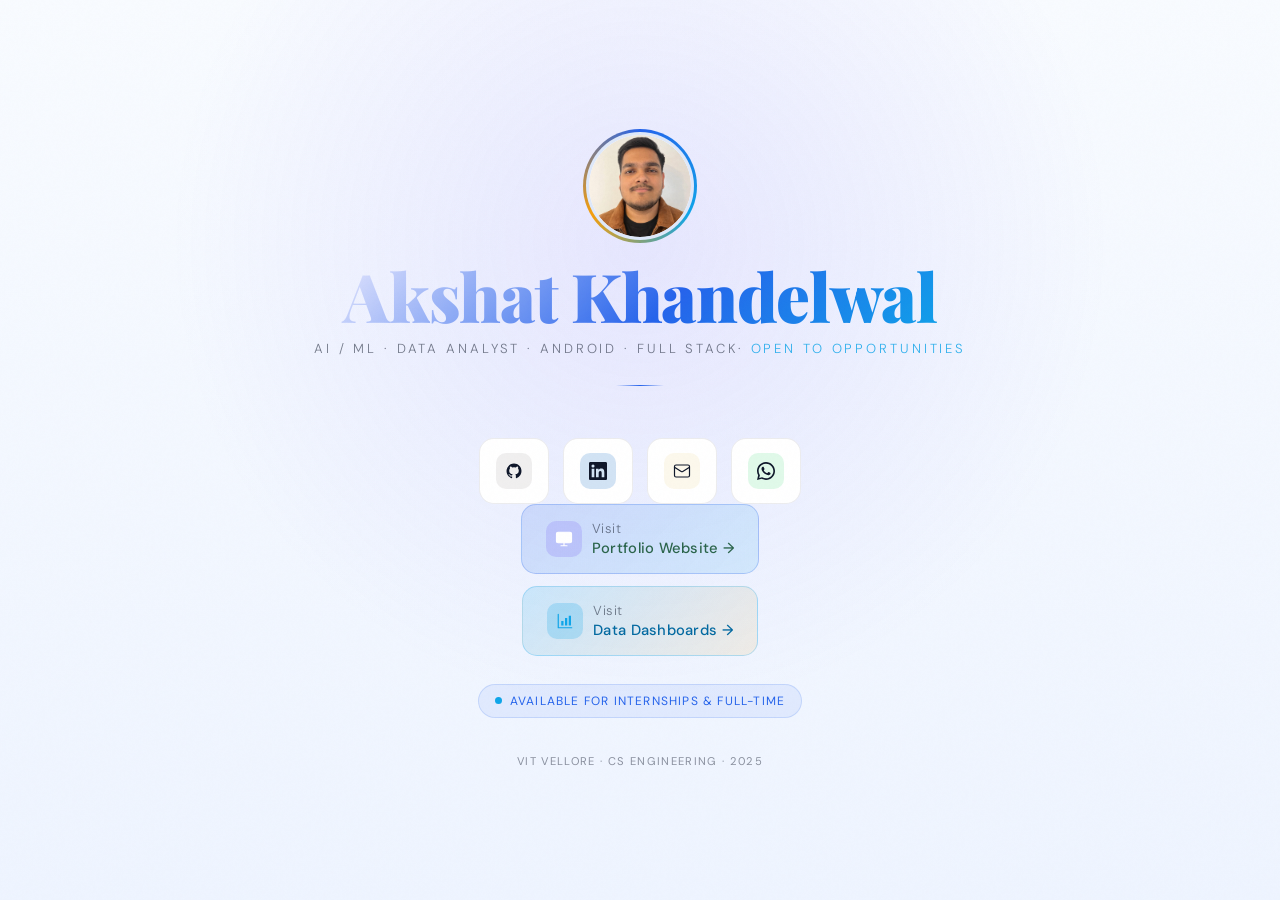
<file: index.html>
<!DOCTYPE html>
<html lang="en">
<head>
<meta charset="UTF-8" />
<meta name="viewport" content="width=device-width, initial-scale=1.0" />
<title>Akshat Khandelwal</title>
<link rel="preconnect" href="https://fonts.googleapis.com">
<link href="https://fonts.googleapis.com/css2?family=Playfair+Display:wght@400;700;900&family=DM+Sans:wght@300;400;500&display=swap" rel="stylesheet">
<style>
  *, *::before, *::after { box-sizing: border-box; margin: 0; padding: 0; }

  :root {
    --bg:      #f7f9ff;
    --surface: #ffffff;
    --border:  rgba(15,23,42,0.08);
    --text:    #0f172a;
    --muted:   rgba(15,23,42,0.55);
    --accent:  #2563eb;
    --aqua:    #0ea5e9;
    --gold:    #f59e0b;
    --r:       14px;
  }

  html, body {
    height: 100%;
    background: linear-gradient(180deg, #f8fbff 0%, #eef4ff 100%);
    color: var(--text);
    font-family: 'DM Sans', sans-serif;
    overflow-x: hidden;
  }

  /* ── Noise grain overlay ── */
  body::before {
    content: "";
    position: fixed;
    inset: 0;
    background-image: url("data:image/svg+xml,%3Csvg viewBox='0 0 256 256' xmlns='http://www.w3.org/2000/svg'%3E%3Cfilter id='n'%3E%3CfeTurbulence type='fractalNoise' baseFrequency='0.9' numOctaves='4' stitchTiles='stitch'/%3E%3C/filter%3E%3Crect width='100%25' height='100%25' filter='url(%23n)' opacity='0.03' fill='%230f172a'/%3E%3C/svg%3E");
    pointer-events: none;
    z-index: 1000;
    opacity: 0.55;
  }

  /* ── Ambient glow ── */
  body::after {
    content: "";
    position: fixed;
    top: -30vh; left: 50%;
    transform: translateX(-50%);
    width: 80vw; height: 80vw;
    background: radial-gradient(ellipse, rgba(124,106,247,0.13) 0%, transparent 65%);
    pointer-events: none;
    z-index: 0;
  }

  /* ── Layout ── */
  .page {
    position: relative;
    z-index: 1;
    min-height: 100vh;
    display: flex;
    flex-direction: column;
    align-items: center;
    justify-content: center;
    padding: 48px 24px;
    gap: 0;
  }

  /* ── Avatar ── */
  .avatar-ring {
    position: relative;
    width: 108px; height: 108px;
    flex-shrink: 0;
    animation: fadeUp 0.7s ease both;
  }
  .avatar-ring::before {
    content: "";
    position: absolute;
    inset: -3px;
    border-radius: 50%;
    background: conic-gradient(from 0deg, var(--accent), var(--aqua), var(--gold), var(--accent));
    animation: spin 8s linear infinite;
    z-index: 0;
  }
  .avatar-inner {
    position: relative;
    z-index: 1;
    width: 100%; height: 100%;
    border-radius: 50%;
    background: #f8fafc;
    border: 3px solid rgba(37,99,235,0.12);
    display: flex; align-items: center; justify-content: center;
    font-family: 'Playfair Display', serif;
    font-size: 2.8rem;
    font-weight: 900;
    color: var(--accent);
    letter-spacing: -0.02em;
    overflow: hidden;
  }
  .avatar-inner img {
    width: 100%;
    height: 100%;
    object-fit: cover;
    border-radius: 50%;
    display: block;
  }

  /* ── Name block ── */
  .name-block {
    text-align: center;
    margin-top: 22px;
    animation: fadeUp 0.7s 0.1s ease both;
  }
  .name {
    font-family: 'Playfair Display', serif;
    font-size: clamp(2.4rem, 7vw, 4.2rem);
    font-weight: 900;
    line-height: 1;
    letter-spacing: -0.02em;
    background: linear-gradient(135deg, #f0eeff 0%, var(--accent) 55%, var(--aqua) 100%);
    -webkit-background-clip: text;
    -webkit-text-fill-color: transparent;
    background-clip: text;
  }
  .tagline {
    margin-top: 10px;
    font-size: 0.82rem;
    font-weight: 300;
    letter-spacing: 0.22em;
    text-transform: uppercase;
    color: var(--muted);
  }
  .tagline span {
    color: var(--aqua);
    opacity: 0.85;
  }

  /* ── Divider ── */
  .divider {
    width: 48px; height: 1px;
    background: linear-gradient(90deg, transparent, var(--accent), transparent);
    margin: 28px 0;
    animation: fadeUp 0.7s 0.2s ease both;
  }

  /* ── Links grid ── */
  .links {
    display: flex;
    justify-content: center;
    align-items: center;
    flex-wrap: wrap;
    gap: 14px;
    width: auto;
    max-width: 100%;
    animation: fadeUp 0.7s 0.25s ease both;
    margin-top: 24px;
  }

  .card {
    display: inline-flex;
    align-items: center;
    justify-content: center;
    gap: 10px;
    padding: 14px 16px;
    min-width: 52px;
    min-height: 52px;
    border-radius: 15px;
    background: var(--surface);
    border: 1px solid var(--border);
    text-decoration: none;
    color: var(--text);
    font-size: 0.875rem;
    font-weight: 500;
    letter-spacing: 0.02em;
    cursor: pointer;
    transition: background 0.22s, border-color 0.22s, transform 0.18s, box-shadow 0.22s;
    position: relative;
    overflow: hidden;
    -webkit-tap-highlight-color: transparent;
  }
  .card::before {
    content: "";
    position: absolute;
    inset: 0;
    opacity: 0;
    transition: opacity 0.22s;
    border-radius: inherit;
  }
  .card:hover {
    transform: translateY(-2px);
    border-color: rgba(37,99,235,0.22);
    box-shadow: 0 12px 32px rgba(0,0,0,0.4);
  }
  .card:active { transform: translateY(0); }

  /* Card accent colours via CSS custom props */
  .card:hover::before { opacity: 1; }

  .card.portfolio {
    width: auto;
    min-width: auto;
    padding: 15px 24px;
    background: linear-gradient(135deg, rgba(37,99,235,0.16), rgba(14,165,233,0.12));
    border-color: rgba(37,99,235,0.25);
  }
  .card.portfolio:hover {
    background: linear-gradient(135deg, rgba(37,99,235,0.24), rgba(14,165,233,0.18));
    border-color: rgba(37,99,235,0.45);
    box-shadow: 0 14px 30px rgba(37,99,235,0.12);
  }

  .card.dashboards {
    width: auto;
    min-width: auto;
    padding: 15px 24px;
    margin-top: 12px;
    background: linear-gradient(135deg, rgba(14,165,233,0.16), rgba(245,158,11,0.10));
    border-color: rgba(14,165,233,0.25);
  }
  .card.dashboards:hover {
    background: linear-gradient(135deg, rgba(14,165,233,0.24), rgba(245,158,11,0.16));
    border-color: rgba(14,165,233,0.45);
    box-shadow: 0 14px 30px rgba(14,165,233,0.14);
  }
  .card.dashboards .icon { background: rgba(14,165,233,0.22); }
  .card.dashboards .arrow {
    margin-left: 8px;
    color: var(--aqua);
    opacity: 0.75;
    font-size: 1rem;
    transition: transform 0.2s, opacity 0.2s;
  }
  .card.dashboards:hover .arrow { transform: translateX(3px); opacity: 1; }

  .card.github:hover  { border-color: rgba(255,255,255,0.25); box-shadow: 0 12px 32px rgba(0,0,0,0.5); }
  .card.linkedin:hover{ border-color: rgba(255,255,255,0.25);  box-shadow: 0 12px 32px rgba(0,0,0,0.5); }
  .card.email:hover   { border-color: rgba(255,255,255,0.25); box-shadow: 0 12px 32px rgba(0,0,0,0.5); }
  .card.whatsapp:hover{ border-color: rgba(255,255,255,0.25);  box-shadow: 0 12px 32px rgba(0,0,0,0.5);; }

  /* Icon circle */
  .icon {
    width: 36px; height: 36px;
    border-radius: 10px;
    display: flex; align-items: center; justify-content: center;
    flex-shrink: 0;
    font-size: 1.05rem;
  }
  .icon svg { width: 18px; height: 18px; }
  .portfolio .icon { background: rgba(124,106,247,0.22); }
  .github   .icon  { background: rgba(62, 60, 60, 0.08); }
  .linkedin .icon  { background: rgba(10,102,194,0.18); }
  .email    .icon  { background: rgba(232,201,122,0.14); }
  .whatsapp .icon  { background: rgba(37,211,102,0.14); }

  .card-text { display: flex; flex-direction: column; gap: 1px; }
  .card-label { font-size: 0.82rem; color: var(--muted); font-weight: 300; letter-spacing: 0.04em; }
  .card-value { font-size: 0.92rem; font-weight: 500; }

  /* Arrow on portfolio */
  .card.portfolio .arrow {
    margin-left: 8px;
    color: var(--accent);
    opacity: 0.75;
    font-size: 1rem;
    transition: transform 0.2s, opacity 0.2s;
  }
  .card.portfolio:hover .arrow { transform: translateX(3px); opacity: 1; }

  /* ── Status badge ── */
  .status {
    margin-top: 28px;
    display: flex;
    align-items: center;
    gap: 8px;
    padding: 8px 16px;
    border-radius: 99px;
    background: rgba(37,99,235,0.08);
    border: 1px solid rgba(37,99,235,0.16);
    font-size: 0.75rem;
    letter-spacing: 0.1em;
    color: var(--accent);
    text-transform: uppercase;
    animation: fadeUp 0.7s 0.35s ease both;
  }
  .status-dot {
    width: 7px; height: 7px;
    border-radius: 50%;
    background: var(--aqua);
    animation: pulse 2s ease-in-out infinite;
  }

  /* ── Footer note ── */
  .footer-note {
    margin-top: 36px;
    font-size: 0.7rem;
    color: rgba(15,23,42,0.45);
    letter-spacing: 0.12em;
    text-transform: uppercase;
    animation: fadeUp 0.7s 0.4s ease both;
  }

  /* ── Animations ── */
  @keyframes fadeUp {
    from { opacity: 0; transform: translateY(18px); }
    to   { opacity: 1; transform: translateY(0); }
  }
  @keyframes spin {
    from { transform: rotate(0deg); }
    to   { transform: rotate(360deg); }
  }
  @keyframes pulse {
    0%, 100% { opacity: 1; transform: scale(1); }
    50%       { opacity: 0.5; transform: scale(0.85); }
  }

  /* ── Mobile tweaks ── */
  @media (max-width: 400px) {
    .links { justify-content: center; gap: 12px; }
    .card { min-width: 50px; }
  }
</style>
</head>
<body>
<main class="page">

  <!-- Avatar -->
  <div class="avatar-ring">
    <div class="avatar-inner">
      <img src="/avatar.jpg" alt="Akshat Khandelwal" />
    </div>
  </div>

  <!-- Name -->
  <div class="name-block">
    <h1 class="name">Akshat Khandelwal</h1>
    <p class="tagline">AI / ML · Data Analyst · Android · Full Stack· <span>Open to opportunities</span></p>
  </div>

  <div class="divider"></div>

  <!-- Social icons -->
  <div class="links">
    <a class="card github"
       href="https://github.com/Akshatrix404"
       target="_blank" rel="noopener noreferrer" aria-label="GitHub">
      <div class="icon">
        <svg viewBox="0 0 24 24" fill="currentColor" style="color:#0f172a;">
          <path d="M12 2C6.477 2 2 6.484 2 12.017c0 4.425 2.865 8.18 6.839 9.504.5.092.682-.217.682-.483 0-.237-.008-.868-.013-1.703-2.782.605-3.369-1.343-3.369-1.343-.454-1.158-1.11-1.466-1.11-1.466-.908-.62.069-.608.069-.608 1.003.07 1.531 1.032 1.531 1.032.892 1.53 2.341 1.088 2.91.832.092-.647.35-1.088.636-1.338-2.22-.253-4.555-1.113-4.555-4.951 0-1.093.39-1.988 1.029-2.688-.103-.253-.446-1.272.098-2.65 0 0 .84-.27 2.75 1.026A9.564 9.564 0 0 1 12 6.844a9.59 9.59 0 0 1 2.504.337c1.909-1.296 2.747-1.027 2.747-1.027.546 1.379.202 2.398.1 2.651.64.7 1.028 1.595 1.028 2.688 0 3.848-2.339 4.695-4.566 4.943.359.309.678.92.678 1.855 0 1.338-.012 2.419-.012 2.747 0 .268.18.58.688.482A10.02 10.02 0 0 0 22 12.017C22 6.484 17.522 2 12 2z"/>
        </svg>
      </div>
    </a>

    <a class="card linkedin"
       href="https://www.linkedin.com/in/akshatkhndelwal01/"
       target="_blank" rel="noopener noreferrer" aria-label="LinkedIn">
      <div class="icon">
        <svg viewBox="0 0 24 24" fill="currentColor" style="color:#0f172a">
          <path d="M20.447 20.452h-3.554v-5.569c0-1.328-.027-3.037-1.852-3.037-1.853 0-2.136 1.445-2.136 2.939v5.667H9.351V9h3.414v1.561h.046c.477-.9 1.637-1.85 3.37-1.85 3.601 0 4.267 2.37 4.267 5.455v6.286zM5.337 7.433a2.062 2.062 0 0 1-2.063-2.065 2.064 2.064 0 1 1 2.063 2.065zm1.782 13.019H3.555V9h3.564v11.452zM22.225 0H1.771C.792 0 0 .774 0 1.729v20.542C0 23.227.792 24 1.771 24h20.451C23.2 24 24 23.227 24 22.271V1.729C24 .774 23.2 0 22.222 0h.003z"/>
        </svg>
      </div>
    </a>

    <a class="card email"
       href="mailto:ak.professional47@gmail.com" aria-label="Email"
       target="_blank" rel="noopener noreferrer">
      <div class="icon">
        <svg viewBox="0 0 24 24" fill="none" stroke="currentColor" stroke-width="1.6" stroke-linecap="round" stroke-linejoin="round" style="color:#0f172a">
          <rect x="2" y="4" width="20" height="16" rx="2"/>
          <path d="m22 7-8.97 5.7a1.94 1.94 0 0 1-2.06 0L2 7"/>
        </svg>
      </div>
    </a>

    <a class="card whatsapp"
       href="https://wa.me/916378401213"
       target="_blank" rel="noopener noreferrer" aria-label="WhatsApp">
      <div class="icon">
        <svg viewBox="0 0 24 24" fill="currentColor" style="color:#0f172a">
          <path d="M17.472 14.382c-.297-.149-1.758-.867-2.03-.967-.273-.099-.471-.148-.67.15-.197.297-.767.966-.94 1.164-.173.199-.347.223-.644.075-.297-.15-1.255-.463-2.39-1.475-.883-.788-1.48-1.761-1.653-2.059-.173-.297-.018-.458.13-.606.134-.133.298-.347.446-.52.149-.174.198-.298.298-.497.099-.198.05-.371-.025-.52-.075-.149-.669-1.612-.916-2.207-.242-.579-.487-.5-.669-.51-.173-.008-.371-.01-.57-.01-.198 0-.52.074-.792.372-.272.297-1.04 1.016-1.04 2.479 0 1.462 1.065 2.875 1.213 3.074.149.198 2.096 3.2 5.077 4.487.709.306 1.262.489 1.694.625.712.227 1.36.195 1.871.118.571-.085 1.758-.719 2.006-1.413.248-.694.248-1.289.173-1.413-.074-.124-.272-.198-.57-.347z"/>
          <path d="M12 0C5.374 0 0 5.373 0 12c0 2.118.554 4.103 1.523 5.83L.057 23.97l6.304-1.654A11.946 11.946 0 0 0 12 24c6.626 0 12-5.373 12-12S18.626 0 12 0zm0 21.818a9.818 9.818 0 0 1-5.005-1.371l-.358-.214-3.744.982 1-3.645-.234-.374A9.817 9.817 0 0 1 2.182 12C2.182 6.579 6.579 2.182 12 2.182c5.42 0 9.818 4.397 9.818 9.818 0 5.42-4.398 9.818-9.818 9.818z"/>
        </svg>
      </div>
    </a>
  </div>

  <a class="card portfolio"
     href="/portfolio/"
     rel="noopener noreferrer"
     aria-label="Portfolio Website">
    <div class="icon">
      <svg viewBox="0 0 24 24" fill="currentColor" stroke="currentColor" stroke-width="1.6" stroke-linecap="round" stroke-linejoin="round" style="color:#ffffff">
        <rect x="2" y="3" width="20" height="14" rx="2" padding="10px"/><path d="M8 21h8M12 17v4"/>
      </svg>
    </div>
    <div class="card-text">
      <span class="card-label">Visit</span>
      <span class="card-value" style="color:#2a644b" padding="10px">Portfolio Website →</span>
    </div>
  </a>

  <a class="card dashboards"
     href="/dashboards/"
     rel="noopener noreferrer"
     aria-label="Dashboard Portfolio">
    <div class="icon">
      <svg viewBox="0 0 24 24" fill="none" stroke="currentColor" stroke-width="1.6" stroke-linecap="round" stroke-linejoin="round" style="color:#0ea5e9">
        <path d="M3 3v18h18"/>
        <rect x="7" y="12" width="3" height="6" fill="currentColor" stroke="none"/>
        <rect x="12" y="8" width="3" height="10" fill="currentColor" stroke="none"/>
        <rect x="17" y="5" width="3" height="13" fill="currentColor" stroke="none"/>
      </svg>
    </div>
    <div class="card-text">
      <span class="card-label">Visit</span>
      <span class="card-value" style="color:#0369a1" padding="10px">Data Dashboards →</span>
    </div>
  </a>

  <!-- Status -->
  <div class="status">
    <div class="status-dot"></div>
    Available for internships &amp; full-time
  </div>

  <p class="footer-note">VIT Vellore · CS Engineering · 2025</p>

</main>
</body>
</html>
</file>
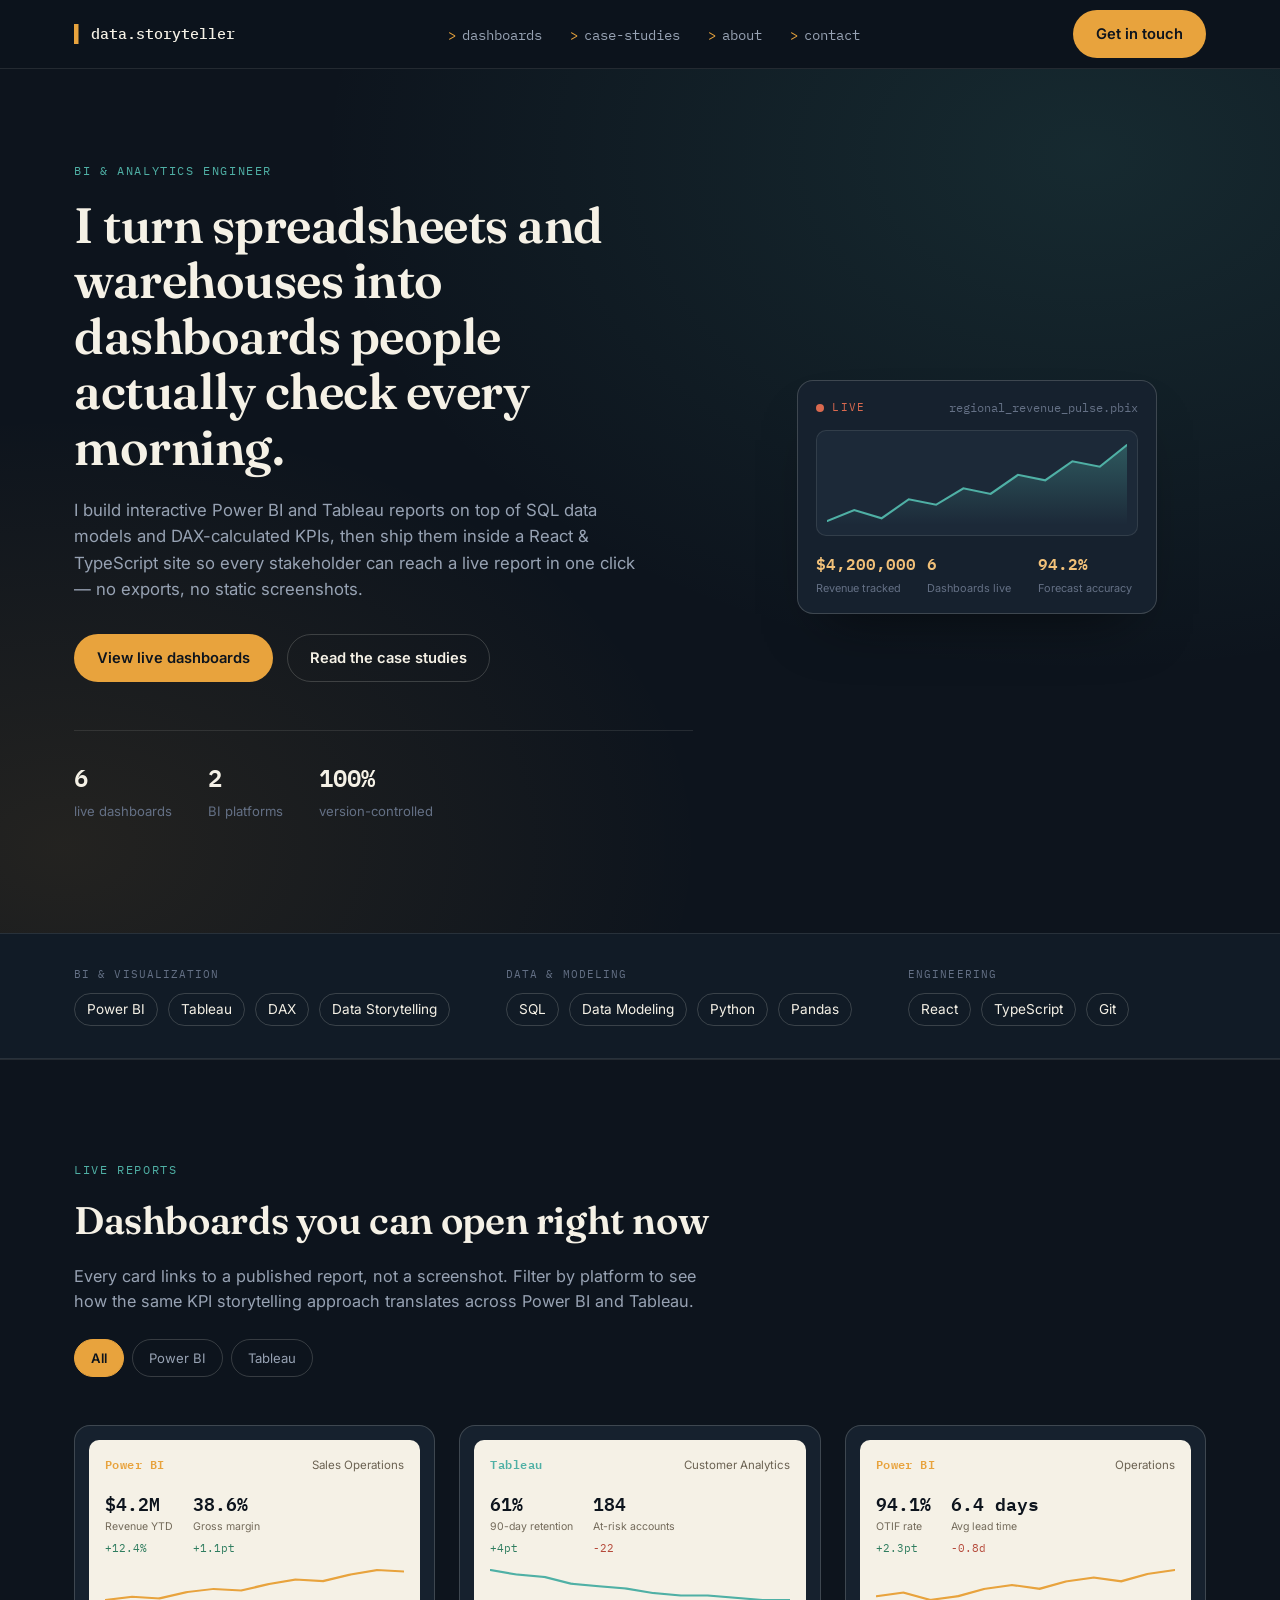
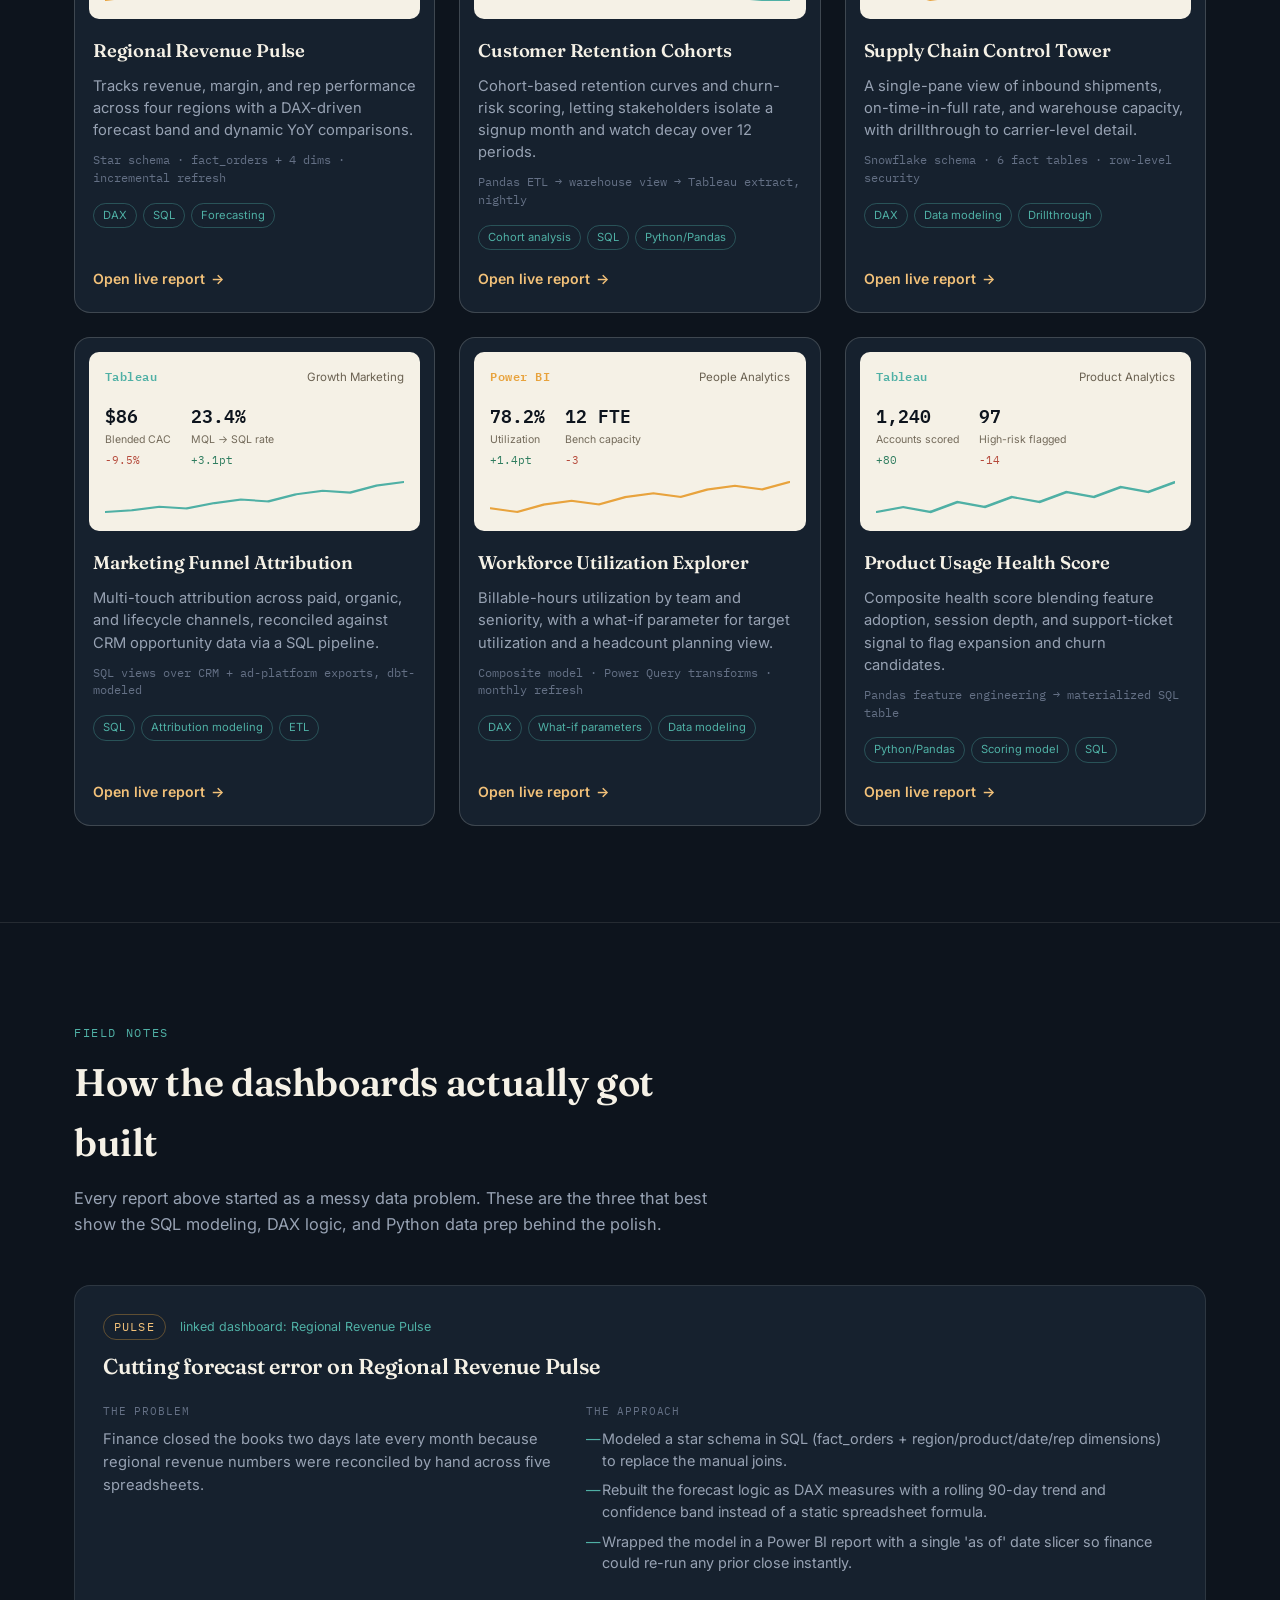
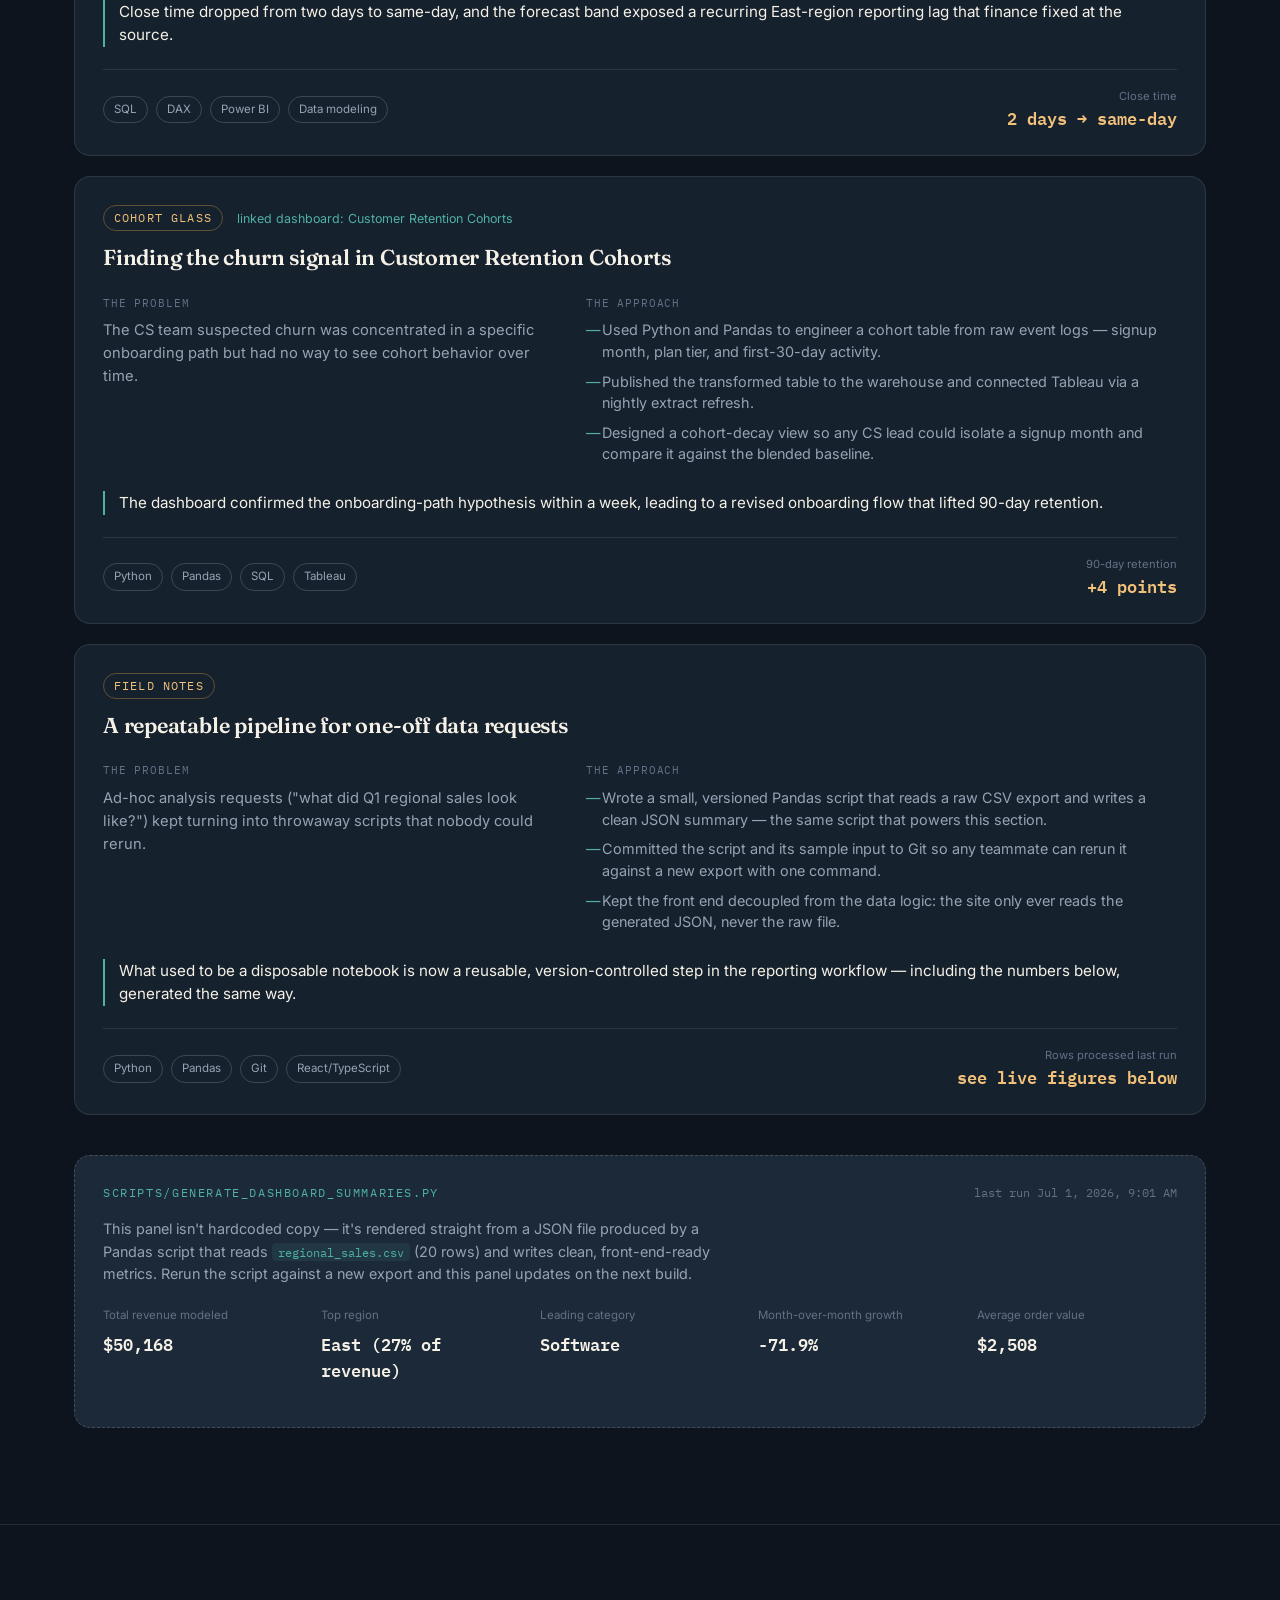
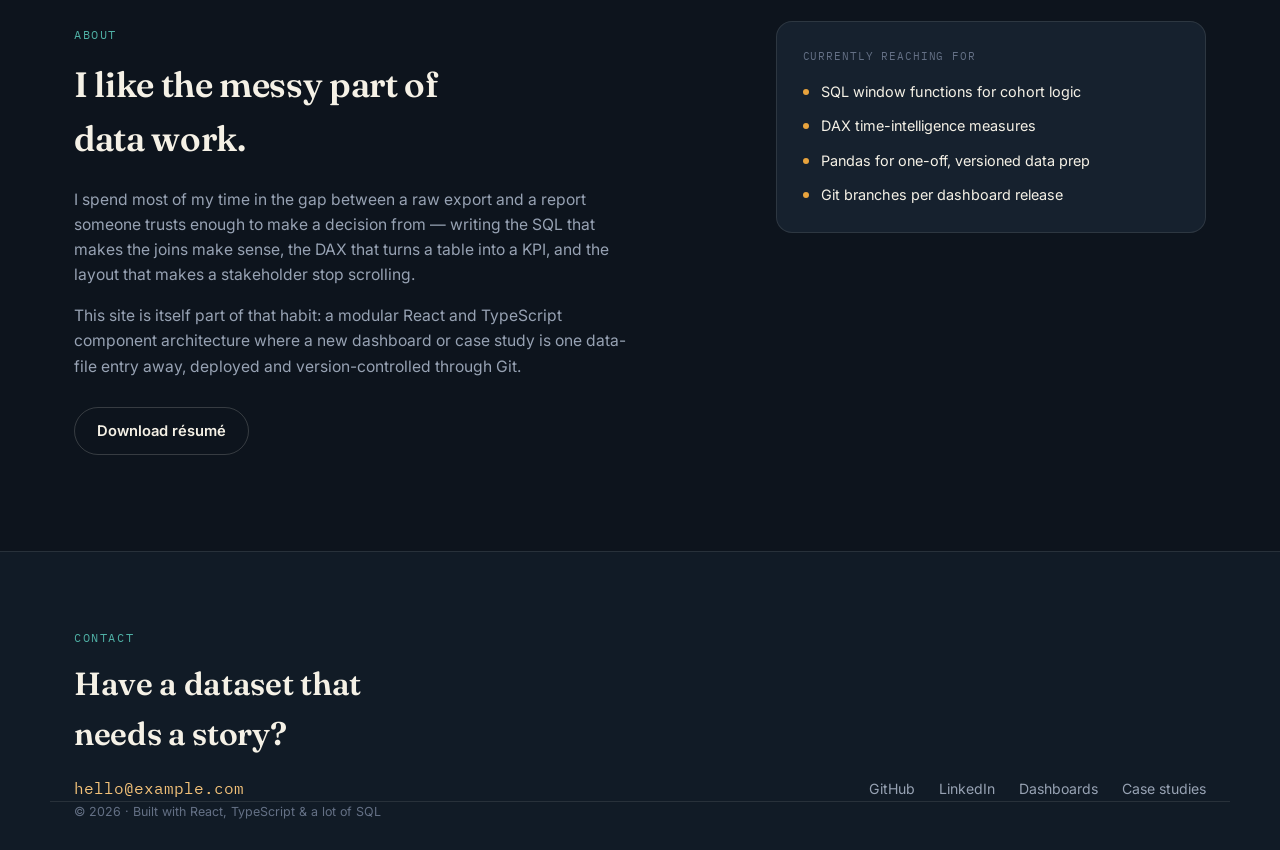
<file: dashboards/index.html>
<!doctype html>
<html lang="en">
  <head>
    <meta charset="UTF-8" />
    <meta name="viewport" content="width=device-width, initial-scale=1.0" />
    <title>Data Storytelling Portfolio · BI &amp; Analytics</title>
    <meta
      name="description"
      content="Portfolio of interactive Power BI and Tableau dashboards, SQL data models, and DAX-driven KPI reporting."
    />
    <link rel="preconnect" href="https://fonts.googleapis.com" />
    <link rel="preconnect" href="https://fonts.gstatic.com" crossorigin />
    <link
      href="https://fonts.googleapis.com/css2?family=Fraunces:opsz,wght@9..144,400;9..144,500;9..144,600;9..144,700&family=IBM+Plex+Mono:wght@400;500;600&family=Inter:wght@400;500;600;700&display=swap"
      rel="stylesheet"
    />
    <script type="module" crossorigin src="./assets/index-DIaNMiHd.js"></script>
    <link rel="stylesheet" crossorigin href="./assets/index-BppoBdBR.css">
  </head>
  <body>
    <div id="root"></div>
  </body>
</html>
</file>
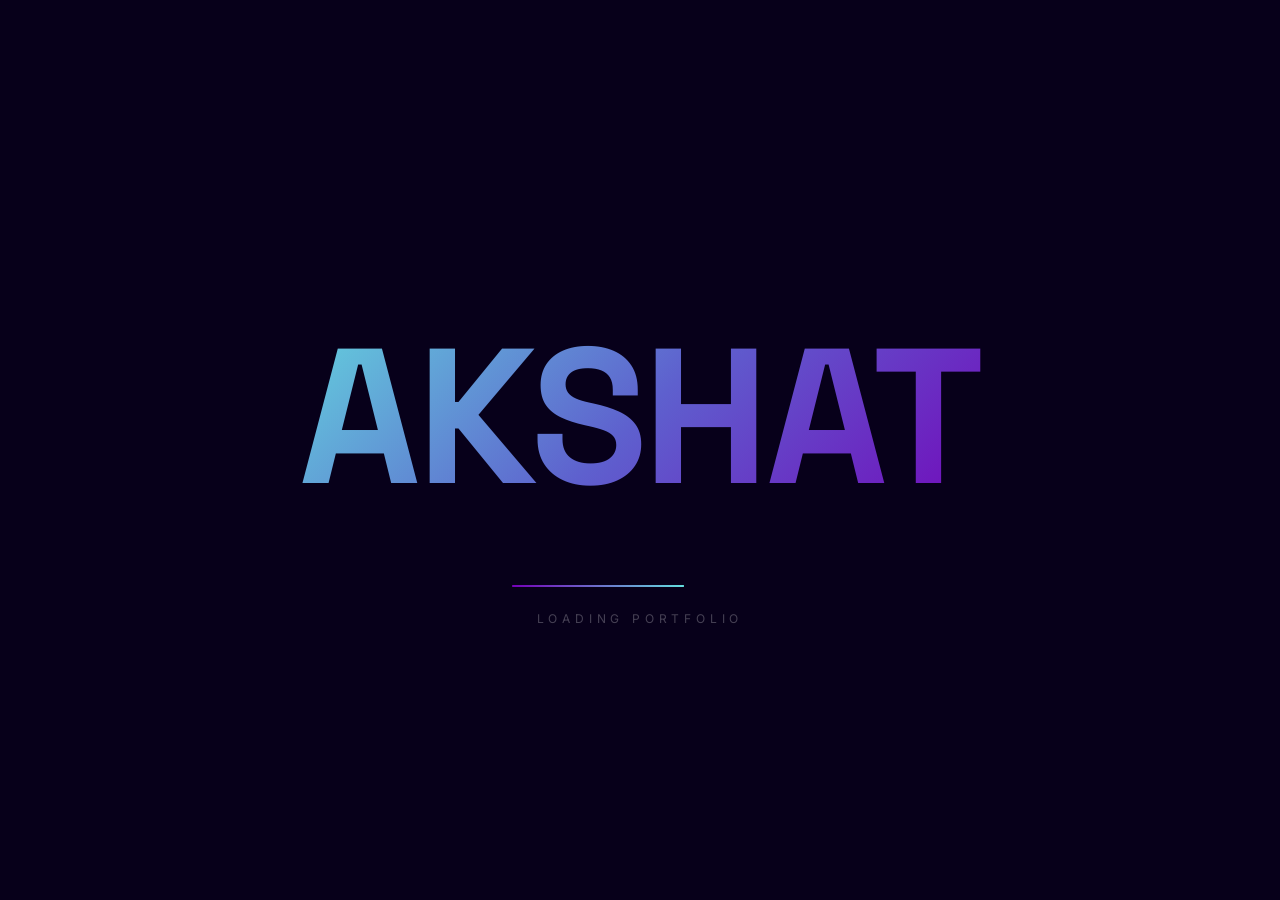
<file: portfolio/index.html>
<!doctype html><html lang="en"><head><meta charset="utf-8"/><link rel="icon" href="/favicon.ico"/><meta name="viewport" content="width=device-width,initial-scale=1"/><meta name="theme-color" content="#0a0015"/><meta name="description" content="Akshat Khandelwal — CS Engineer, AI & Full-Stack Developer"/><link rel="manifest" href="/manifest.json"/><link rel="preconnect" href="https://fonts.googleapis.com"/><link rel="preconnect" href="https://fonts.gstatic.com" crossorigin/><link href="https://fonts.googleapis.com/css2?family=Bebas+Neue&family=DM+Sans:ital,opsz,wght@0,9..40,300;0,9..40,400;0,9..40,500;0,9..40,600;1,9..40,300&display=swap" rel="stylesheet"/><title>Akshat Khandelwal — Portfolio</title><script defer="defer" src="/static/js/main.59c37570.js"></script><link href="/static/css/main.c0d089ff.css" rel="stylesheet"></head><body><noscript>You need to enable JavaScript to run this app.</noscript><div id="root"></div></body></html>
</file>
<file: dashboards/assets/index-BppoBdBR.css>
.nav{position:sticky;top:0;z-index:50;background:#0d141ddb;-webkit-backdrop-filter:blur(10px);backdrop-filter:blur(10px);border-bottom:1px solid var(--line)}.nav-inner{height:68px;display:flex;align-items:center;justify-content:space-between;gap:24px}.nav-brand{font-family:var(--font-mono);font-weight:500;font-size:.95rem;text-decoration:none;color:var(--paper);display:inline-flex;align-items:center;gap:8px;white-space:nowrap}.nav-brand-mark{color:var(--amber)}.nav-links{display:flex;gap:28px}.nav-links a{display:inline-flex;align-items:center;gap:6px;font-family:var(--font-mono);font-size:.85rem;text-decoration:none;color:var(--ash);transition:color .15s ease}.nav-links a:hover{color:var(--teal)}.nav-caret{color:var(--amber)}.nav-cta{padding:9px 18px;font-size:.82rem}@media (max-width: 780px){.nav-links{display:none}}.ldw{width:min(360px,100%);background:var(--panel);border:1px solid var(--line-strong);border-radius:var(--radius-lg);padding:18px;box-shadow:0 30px 60px -30px #0009}.ldw-titlebar{display:flex;align-items:center;gap:8px;margin-bottom:14px}.ldw-dot{width:8px;height:8px;border-radius:50%;background:var(--coral);animation:ldw-pulse 1.8s ease-in-out infinite}@keyframes ldw-pulse{0%,to{opacity:1;box-shadow:0 0 #d9694f80}50%{opacity:.6;box-shadow:0 0 0 5px #d9694f00}}.ldw-live{font-family:var(--font-mono);font-size:.68rem;letter-spacing:.12em;color:var(--coral)}.ldw-name{font-family:var(--font-mono);font-size:.72rem;color:var(--ash-dim);margin-left:auto}.ldw-chart{background:var(--panel-2);border-radius:var(--radius-md);padding:10px;border:1px solid var(--line)}.ldw-chart svg{width:100%;height:84px;display:block}.ldw-metrics{display:grid;grid-template-columns:repeat(3,1fr);gap:10px;margin-top:16px}.ldw-metric{display:flex;flex-direction:column;gap:4px}.ldw-metric-value{font-family:var(--font-mono);font-size:1rem;font-weight:600;color:var(--amber-soft)}.ldw-metric-label{font-size:.68rem;color:var(--ash-dim);line-height:1.3}@media (prefers-reduced-motion: reduce){.ldw-dot{animation:none}}.hero{padding:88px 0 96px;background:radial-gradient(60% 60% at 85% 10%,rgba(79,176,165,.14),transparent),radial-gradient(50% 50% at 5% 90%,rgba(232,163,61,.1),transparent)}.hero-inner{display:grid;grid-template-columns:1.15fr .85fr;gap:56px;align-items:center}.hero-copy h1{font-size:clamp(2.1rem,4vw,3.1rem);line-height:1.12;margin-top:16px;max-width:18ch}.hero-lede{margin-top:22px;max-width:52ch;color:var(--ash);font-size:1.05rem}.hero-actions{display:flex;gap:14px;margin-top:32px;flex-wrap:wrap}.hero-stats{display:flex;gap:36px;margin-top:48px;padding-top:28px;border-top:1px solid var(--line)}.hero-stats dt{font-family:var(--font-mono);font-size:1.5rem;font-weight:600;color:var(--paper)}.hero-stats dd{margin:4px 0 0;font-size:.82rem;color:var(--ash-dim)}.hero-visual{display:flex;justify-content:center}@media (max-width: 900px){.hero-inner{grid-template-columns:1fr}.hero-copy h1{max-width:none}.hero-visual{order:-1}}@media (max-width: 480px){.hero-stats{gap:22px;flex-wrap:wrap}}.skills{border-top:1px solid var(--line);border-bottom:1px solid var(--line);background:var(--ink-2);padding:32px 0}.skills-inner{display:flex;flex-wrap:wrap;gap:36px 56px}.skills-group{display:flex;flex-direction:column;gap:10px}.skills-heading{font-family:var(--font-mono);font-size:.68rem;letter-spacing:.1em;text-transform:uppercase;color:var(--ash-dim)}.skills-list{display:flex;flex-wrap:wrap;gap:8px 10px}.skills-list li{font-size:.85rem;color:var(--paper);padding:5px 12px;border-radius:999px;border:1px solid var(--line-strong)}.dcard{background:var(--panel);border:1px solid var(--line-strong);border-radius:var(--radius-lg);overflow:hidden;display:flex;flex-direction:column;transition:transform .2s ease,border-color .2s ease}.dcard:hover{transform:translateY(-3px);border-color:var(--line-strong)}.dcard-screen{background:var(--paper);color:var(--ink);margin:14px 14px 0;border-radius:var(--radius-md);padding:16px}.dcard-screen-head{display:flex;justify-content:space-between;align-items:baseline;margin-bottom:14px}.dcard-tool{font-family:var(--font-mono);font-size:.72rem;font-weight:600;letter-spacing:.04em}.dcard-domain{font-size:.72rem;color:#6b6252}.dcard-kpis{display:flex;gap:20px;margin-bottom:10px}.dcard-kpi{display:flex;flex-direction:column;gap:2px}.dcard-kpi-value{font-family:var(--font-mono);font-size:1.15rem;font-weight:600}.dcard-kpi-label{font-size:.66rem;color:#736a5a}.dcard-kpi-delta{font-family:var(--font-mono);font-size:.68rem;width:fit-content;margin-top:2px}.trend-up{color:#2f7d5f}.trend-down{color:#b5493a}.trend-flat{color:#736a5a}.dcard-spark{width:100%;height:36px;display:block}.dcard-body{padding:18px 18px 22px;display:flex;flex-direction:column;flex:1}.dcard-body h3{font-size:1.15rem}.dcard-summary{margin-top:10px;color:var(--ash);font-size:.92rem;line-height:1.5}.dcard-model{margin-top:10px;font-family:var(--font-mono);font-size:.72rem;color:var(--ash-dim)}.dcard-tags{display:flex;flex-wrap:wrap;gap:6px;margin-top:16px}.dcard-tags li{font-size:.7rem;color:var(--teal);border:1px solid rgba(79,176,165,.35);padding:3px 9px;border-radius:999px}.dcard-link{margin-top:auto;padding-top:18px;font-weight:600;font-size:.88rem;text-decoration:none;color:var(--amber-soft);display:inline-flex;align-items:center;gap:6px}.dcard-link:hover{text-decoration:underline}.dashboards-head{display:flex;justify-content:space-between;align-items:flex-end;gap:24px;flex-wrap:wrap;max-width:none}.dashboards-filter{display:flex;gap:8px}.filter-chip{background:transparent;border:1px solid var(--line-strong);color:var(--ash);padding:8px 16px;border-radius:999px;font-size:.82rem;cursor:pointer;transition:border-color .15s ease,color .15s ease,background .15s ease}.filter-chip:hover{color:var(--paper)}.filter-chip.is-active{background:var(--amber);border-color:var(--amber);color:var(--ink);font-weight:600}.dashboards-grid{display:grid;grid-template-columns:repeat(3,1fr);gap:24px}@media (max-width: 1000px){.dashboards-grid{grid-template-columns:repeat(2,1fr)}}@media (max-width: 680px){.dashboards-grid{grid-template-columns:1fr}}.cstudy{background:var(--panel);border:1px solid var(--line);border-radius:var(--radius-lg);padding:28px 28px 24px}.cstudy+.cstudy{margin-top:20px}.cstudy-tag{display:flex;align-items:center;gap:14px;flex-wrap:wrap;margin-bottom:10px}.cstudy-codename{font-family:var(--font-mono);font-size:.72rem;letter-spacing:.1em;text-transform:uppercase;color:var(--amber-soft);border:1px solid rgba(232,163,61,.35);padding:3px 10px;border-radius:999px}.cstudy-dashboard-link{font-size:.78rem;color:var(--teal);text-decoration:none}.cstudy-dashboard-link:hover{text-decoration:underline}.cstudy h3{font-size:1.35rem;margin-bottom:20px}.cstudy-grid{display:grid;grid-template-columns:1fr 1.3fr;gap:28px;margin-bottom:18px}.cstudy-label{display:block;font-family:var(--font-mono);font-size:.68rem;letter-spacing:.08em;text-transform:uppercase;color:var(--ash-dim);margin-bottom:8px}.cstudy-grid p{color:var(--ash);font-size:.92rem;line-height:1.55}.cstudy-approach li{color:var(--ash);font-size:.9rem;line-height:1.5;padding-left:16px;position:relative;margin-bottom:8px}.cstudy-approach li:before{content:"—";position:absolute;left:0;color:var(--teal)}.cstudy-outcome{font-size:.95rem;color:var(--paper);border-left:2px solid var(--teal);padding-left:14px;margin-bottom:22px}.cstudy-footer{display:flex;justify-content:space-between;align-items:center;gap:20px;flex-wrap:wrap;border-top:1px solid var(--line);padding-top:18px}.cstudy-stack{display:flex;flex-wrap:wrap;gap:8px}.cstudy-stack li{font-size:.72rem;color:var(--ash);border:1px solid var(--line-strong);padding:4px 10px;border-radius:999px}.cstudy-metric{display:flex;flex-direction:column;align-items:flex-end;text-align:right}.cstudy-metric-label{font-size:.7rem;color:var(--ash-dim)}.cstudy-metric-value{font-family:var(--font-mono);font-size:1.05rem;font-weight:600;color:var(--amber-soft)}@media (max-width: 700px){.cstudy-grid{grid-template-columns:1fr}.cstudy-metric{align-items:flex-start;text-align:left}}.summary-panel{margin-top:40px;background:var(--panel-2);border:1px dashed var(--line-strong);border-radius:var(--radius-lg);padding:28px}.summary-panel-head{display:flex;justify-content:space-between;align-items:center;flex-wrap:wrap;gap:10px;margin-bottom:16px}.summary-panel-timestamp{font-family:var(--font-mono);font-size:.72rem;color:var(--ash-dim)}.summary-panel-copy{color:var(--ash);font-size:.9rem;max-width:70ch;margin-bottom:22px}.summary-panel-copy code{font-family:var(--font-mono);color:var(--teal);background:#4fb0a51a;padding:1px 6px;border-radius:4px;font-size:.85em}.summary-metrics{display:grid;grid-template-columns:repeat(auto-fit,minmax(180px,1fr));gap:18px}.summary-metrics dt{font-size:.72rem;color:var(--ash-dim);margin-bottom:6px}.summary-metrics dd{margin:0;font-family:var(--font-mono);font-size:1.05rem;font-weight:600;color:var(--paper)}.about-inner{display:grid;grid-template-columns:1.2fr .8fr;gap:56px}.about-copy h2{font-size:clamp(1.7rem,3vw,2.2rem);margin:12px 0 20px;max-width:16ch}.about-copy p{color:var(--ash);font-size:.98rem;line-height:1.6;margin-bottom:16px;max-width:56ch}.about-copy .btn{margin-top:12px}.about-panel{background:var(--panel);border:1px solid var(--line);border-radius:var(--radius-lg);padding:26px;height:fit-content}.about-panel-label{display:block;font-family:var(--font-mono);font-size:.68rem;letter-spacing:.08em;text-transform:uppercase;color:var(--ash-dim);margin-bottom:16px}.about-panel ul{display:flex;flex-direction:column;gap:12px}.about-panel li{font-size:.9rem;color:var(--paper);padding-left:18px;position:relative}.about-panel li:before{content:"";position:absolute;left:0;top:8px;width:6px;height:6px;border-radius:50%;background:var(--amber)}@media (max-width: 800px){.about-inner{grid-template-columns:1fr}}.footer{border-top:1px solid var(--line);padding:72px 0 28px;background:var(--ink-2)}.footer-inner{display:flex;justify-content:space-between;align-items:flex-end;flex-wrap:wrap;gap:32px}.footer-inner h2{font-size:clamp(1.5rem,3vw,2rem);margin:10px 0 18px;max-width:14ch}.footer-email{font-family:var(--font-mono);color:var(--amber-soft);text-decoration:none;font-size:1rem}.footer-email:hover{text-decoration:underline}.footer-links{display:flex;gap:24px;flex-wrap:wrap}.footer-links a{color:var(--ash);text-decoration:none;font-size:.88rem}.footer-links a:hover{color:var(--teal)}.footer-bottom{margin-top:56px;padding-top:20px;border-top:1px solid var(--line);font-size:.78rem;color:var(--ash-dim)}:root{--ink: #0d141d;--ink-2: #111b26;--panel: #16212e;--panel-2: #1c2938;--paper: #f5f1e6;--paper-2: #ece5d3;--amber: #e8a33d;--amber-soft: #f2c179;--teal: #4fb0a5;--coral: #d9694f;--ash: #97a2b3;--ash-dim: #647085;--line: rgba(245, 241, 230, .1);--line-strong: rgba(245, 241, 230, .18);--font-display: "Fraunces", ui-serif, Georgia, serif;--font-mono: "IBM Plex Mono", ui-monospace, SFMono-Regular, Menlo, monospace;--font-body: "Inter", ui-sans-serif, system-ui, sans-serif;--container: 1180px;--radius-sm: 6px;--radius-md: 10px;--radius-lg: 16px;color-scheme:dark}*{box-sizing:border-box}html{scroll-behavior:smooth}@media (prefers-reduced-motion: reduce){html{scroll-behavior:auto}*,*:before,*:after{animation-duration:.001ms!important;animation-iteration-count:1!important;transition-duration:.001ms!important;scroll-behavior:auto!important}}body{margin:0;background:var(--ink);color:var(--paper);font-family:var(--font-body);font-size:16px;line-height:1.55;-webkit-font-smoothing:antialiased}h1,h2,h3,h4{font-family:var(--font-display);margin:0;font-weight:600;letter-spacing:-.01em}p{margin:0}a{color:inherit}button{font:inherit;color:inherit}ul{margin:0;padding:0;list-style:none}::selection{background:var(--amber);color:var(--ink)}:focus-visible{outline:2px solid var(--amber);outline-offset:3px}.container{width:100%;max-width:var(--container);margin:0 auto;padding:0 24px}.eyebrow{font-family:var(--font-mono);font-size:.72rem;letter-spacing:.14em;text-transform:uppercase;color:var(--teal)}.section{padding:96px 0;border-top:1px solid var(--line)}.section-head{max-width:640px;margin-bottom:48px}.section-head h2{font-size:clamp(1.8rem,3vw,2.4rem);margin-top:10px}.section-head p{margin-top:14px;color:var(--ash);font-size:1.02rem}.btn{display:inline-flex;align-items:center;gap:8px;padding:12px 22px;border-radius:999px;font-weight:600;font-size:.92rem;text-decoration:none;border:1px solid transparent;cursor:pointer;transition:transform .15s ease,background .15s ease,border-color .15s ease}.btn:hover{transform:translateY(-1px)}.btn-primary{background:var(--amber);color:var(--ink)}.btn-primary:hover{background:var(--amber-soft)}.btn-ghost{background:transparent;border-color:var(--line-strong);color:var(--paper)}.btn-ghost:hover{border-color:var(--teal);color:var(--teal)}@media (max-width: 640px){.section{padding:64px 0}}
</file>
<file: static/css/main.c0d089ff.css>
@import url(https://fonts.googleapis.com/css2?family=Space+Grotesk:wght@400;500;600;700&family=Inter:wght@400;500;600&display=swap);*,:after,:before{--tw-border-spacing-x:0;--tw-border-spacing-y:0;--tw-translate-x:0;--tw-translate-y:0;--tw-rotate:0;--tw-skew-x:0;--tw-skew-y:0;--tw-scale-x:1;--tw-scale-y:1;--tw-pan-x: ;--tw-pan-y: ;--tw-pinch-zoom: ;--tw-scroll-snap-strictness:proximity;--tw-gradient-from-position: ;--tw-gradient-via-position: ;--tw-gradient-to-position: ;--tw-ordinal: ;--tw-slashed-zero: ;--tw-numeric-figure: ;--tw-numeric-spacing: ;--tw-numeric-fraction: ;--tw-ring-inset: ;--tw-ring-offset-width:0px;--tw-ring-offset-color:#fff;--tw-ring-color:#3b82f680;--tw-ring-offset-shadow:0 0 #0000;--tw-ring-shadow:0 0 #0000;--tw-shadow:0 0 #0000;--tw-shadow-colored:0 0 #0000;--tw-blur: ;--tw-brightness: ;--tw-contrast: ;--tw-grayscale: ;--tw-hue-rotate: ;--tw-invert: ;--tw-saturate: ;--tw-sepia: ;--tw-drop-shadow: ;--tw-backdrop-blur: ;--tw-backdrop-brightness: ;--tw-backdrop-contrast: ;--tw-backdrop-grayscale: ;--tw-backdrop-hue-rotate: ;--tw-backdrop-invert: ;--tw-backdrop-opacity: ;--tw-backdrop-saturate: ;--tw-backdrop-sepia: ;--tw-contain-size: ;--tw-contain-layout: ;--tw-contain-paint: ;--tw-contain-style: }::backdrop{--tw-border-spacing-x:0;--tw-border-spacing-y:0;--tw-translate-x:0;--tw-translate-y:0;--tw-rotate:0;--tw-skew-x:0;--tw-skew-y:0;--tw-scale-x:1;--tw-scale-y:1;--tw-pan-x: ;--tw-pan-y: ;--tw-pinch-zoom: ;--tw-scroll-snap-strictness:proximity;--tw-gradient-from-position: ;--tw-gradient-via-position: ;--tw-gradient-to-position: ;--tw-ordinal: ;--tw-slashed-zero: ;--tw-numeric-figure: ;--tw-numeric-spacing: ;--tw-numeric-fraction: ;--tw-ring-inset: ;--tw-ring-offset-width:0px;--tw-ring-offset-color:#fff;--tw-ring-color:#3b82f680;--tw-ring-offset-shadow:0 0 #0000;--tw-ring-shadow:0 0 #0000;--tw-shadow:0 0 #0000;--tw-shadow-colored:0 0 #0000;--tw-blur: ;--tw-brightness: ;--tw-contrast: ;--tw-grayscale: ;--tw-hue-rotate: ;--tw-invert: ;--tw-saturate: ;--tw-sepia: ;--tw-drop-shadow: ;--tw-backdrop-blur: ;--tw-backdrop-brightness: ;--tw-backdrop-contrast: ;--tw-backdrop-grayscale: ;--tw-backdrop-hue-rotate: ;--tw-backdrop-invert: ;--tw-backdrop-opacity: ;--tw-backdrop-saturate: ;--tw-backdrop-sepia: ;--tw-contain-size: ;--tw-contain-layout: ;--tw-contain-paint: ;--tw-contain-style: }

/*
! tailwindcss v3.4.19 | MIT License | https://tailwindcss.com
*/*,:after,:before{border:0 solid #e5e7eb;box-sizing:border-box}:after,:before{--tw-content:""}:host,html{-webkit-text-size-adjust:100%;font-feature-settings:normal;-webkit-tap-highlight-color:transparent;font-family:ui-sans-serif,system-ui,sans-serif,Apple Color Emoji,Segoe UI Emoji,Segoe UI Symbol,Noto Color Emoji;font-variation-settings:normal;line-height:1.5;tab-size:4}body{line-height:inherit;margin:0}hr{border-top-width:1px;color:inherit;height:0}abbr:where([title]){-webkit-text-decoration:underline dotted;text-decoration:underline dotted}h1,h2,h3,h4,h5,h6{font-size:inherit;font-weight:inherit}a{color:inherit;text-decoration:inherit}b,strong{font-weight:bolder}code,kbd,pre,samp{font-feature-settings:normal;font-family:ui-monospace,SFMono-Regular,Menlo,Monaco,Consolas,Liberation Mono,Courier New,monospace;font-size:1em;font-variation-settings:normal}small{font-size:80%}sub,sup{font-size:75%;line-height:0;position:relative;vertical-align:initial}sub{bottom:-.25em}sup{top:-.5em}table{border-collapse:collapse;border-color:inherit;text-indent:0}button,input,optgroup,select,textarea{font-feature-settings:inherit;color:inherit;font-family:inherit;font-size:100%;font-variation-settings:inherit;font-weight:inherit;letter-spacing:inherit;line-height:inherit;margin:0;padding:0}button,select{text-transform:none}button,input:where([type=button]),input:where([type=reset]),input:where([type=submit]){-webkit-appearance:button;background-color:initial;background-image:none}:-moz-focusring{outline:auto}:-moz-ui-invalid{box-shadow:none}progress{vertical-align:initial}::-webkit-inner-spin-button,::-webkit-outer-spin-button{height:auto}[type=search]{-webkit-appearance:textfield;outline-offset:-2px}::-webkit-search-decoration{-webkit-appearance:none}::-webkit-file-upload-button{-webkit-appearance:button;font:inherit}summary{display:list-item}blockquote,dd,dl,figure,h1,h2,h3,h4,h5,h6,hr,p,pre{margin:0}fieldset{margin:0}fieldset,legend{padding:0}menu,ol,ul{list-style:none;margin:0;padding:0}dialog{padding:0}textarea{resize:vertical}input::placeholder,textarea::placeholder{color:#9ca3af;opacity:1}[role=button],button{cursor:pointer}:disabled{cursor:default}audio,canvas,embed,iframe,img,object,svg,video{display:block;vertical-align:middle}img,video{height:auto;max-width:100%}[hidden]:where(:not([hidden=until-found])){display:none}.container{width:100%}@media (min-width:640px){.container{max-width:640px}}@media (min-width:768px){.container{max-width:768px}}@media (min-width:1024px){.container{max-width:1024px}}@media (min-width:1280px){.container{max-width:1280px}}@media (min-width:1536px){.container{max-width:1536px}}.pointer-events-none{pointer-events:none}.\!visible{visibility:visible!important}.visible{visibility:visible}.invisible{visibility:hidden}.fixed{position:fixed}.absolute{position:absolute}.relative{position:relative}.inset-0{inset:0}.-bottom-32{bottom:-8rem}.-left-32{left:-8rem}.-left-\[26px\]{left:-26px}.-top-32{top:-8rem}.bottom-0{bottom:0}.left-0{left:0}.left-1\/4{left:25%}.left-8{left:2rem}.right-0{right:0}.right-1\/4{right:25%}.right-6{right:1.5rem}.right-8{right:2rem}.top-0{top:0}.top-1{top:.25rem}.top-1\/2{top:50%}.top-1\/3{top:33.333333%}.top-1\/4{top:25%}.top-20{top:5rem}.top-24{top:6rem}.top-\[60px\]{top:60px}.z-10{z-index:10}.z-40{z-index:40}.z-50{z-index:50}.z-\[10000\]{z-index:10000}.z-\[300\]{z-index:300}.z-\[310\]{z-index:310}.z-\[9999\]{z-index:9999}.mb-0\.5{margin-bottom:.125rem}.mb-1{margin-bottom:.25rem}.mb-10{margin-bottom:2.5rem}.mb-2{margin-bottom:.5rem}.mb-3{margin-bottom:.75rem}.mb-5{margin-bottom:1.25rem}.mb-6{margin-bottom:1.5rem}.mb-8{margin-bottom:2rem}.ml-1{margin-left:.25rem}.mt-0\.5{margin-top:.125rem}.mt-1{margin-top:.25rem}.mt-1\.5{margin-top:.375rem}.mt-2{margin-top:.5rem}.mt-3{margin-top:.75rem}.mt-4{margin-top:1rem}.mt-6{margin-top:1.5rem}.mt-8{margin-top:2rem}.block{display:block}.inline-block{display:inline-block}.inline{display:inline}.flex{display:flex}.inline-flex{display:inline-flex}.grid{display:grid}.hidden{display:none}.h-10{height:2.5rem}.h-14{height:3.5rem}.h-16{height:4rem}.h-2{height:.5rem}.h-80{height:20rem}.h-9{height:2.25rem}.h-96{height:24rem}.h-\[28rem\]{height:28rem}.h-\[2px\]{height:2px}.h-full{height:100%}.h-px{height:1px}.w-10{width:2.5rem}.w-14{width:3.5rem}.w-16{width:4rem}.w-2{width:.5rem}.w-5{width:1.25rem}.w-64{width:16rem}.w-80{width:20rem}.w-96{width:24rem}.w-\[28rem\]{width:28rem}.w-full{width:100%}.w-px{width:1px}.max-w-2xl{max-width:42rem}.max-w-6xl{max-width:72rem}.max-w-xl{max-width:36rem}.max-w-xs{max-width:20rem}.flex-1{flex:1 1}.shrink-0{flex-shrink:0}.origin-left{transform-origin:left}.-translate-y-1\/2{--tw-translate-y:-50%}.-translate-y-1\/2,.transform{transform:translate(var(--tw-translate-x),var(--tw-translate-y)) rotate(var(--tw-rotate)) skewX(var(--tw-skew-x)) skewY(var(--tw-skew-y)) scaleX(var(--tw-scale-x)) scaleY(var(--tw-scale-y))}@keyframes ping{75%,to{opacity:0;transform:scale(2)}}.animate-ping{animation:ping 1s cubic-bezier(0,0,.2,1) infinite}.cursor-pointer{cursor:pointer}.select-none{-webkit-user-select:none;user-select:none}.resize{resize:both}.grid-cols-2{grid-template-columns:repeat(2,minmax(0,1fr))}.flex-col{flex-direction:column}.flex-wrap{flex-wrap:wrap}.items-start{align-items:flex-start}.items-center{align-items:center}.justify-center{justify-content:center}.justify-between{justify-content:space-between}.gap-1{gap:.25rem}.gap-1\.5{gap:.375rem}.gap-10{gap:2.5rem}.gap-12{gap:3rem}.gap-2{gap:.5rem}.gap-3{gap:.75rem}.gap-4{gap:1rem}.gap-5{gap:1.25rem}.gap-6{gap:1.5rem}.gap-8{gap:2rem}.gap-\[3px\]{gap:3px}.gap-\[5px\]{gap:5px}.self-center{align-self:center}.overflow-hidden{overflow:hidden}.overflow-x-auto{overflow-x:auto}.overflow-y-auto{overflow-y:auto}.whitespace-nowrap{white-space:nowrap}.rounded{border-radius:.25rem}.rounded-2xl{border-radius:1rem}.rounded-full{border-radius:9999px}.rounded-lg{border-radius:.5rem}.rounded-xl{border-radius:.75rem}.border{border-width:1px}.object-cover{object-fit:cover}.p-1{padding:.25rem}.p-3{padding:.75rem}.p-4{padding:1rem}.p-5{padding:1.25rem}.p-6{padding:1.5rem}.p-7{padding:1.75rem}.p-8{padding:2rem}.px-1{padding-left:.25rem;padding-right:.25rem}.px-2{padding-left:.5rem;padding-right:.5rem}.px-3{padding-left:.75rem;padding-right:.75rem}.px-4{padding-left:1rem;padding-right:1rem}.px-5{padding-left:1.25rem;padding-right:1.25rem}.px-6{padding-left:1.5rem;padding-right:1.5rem}.px-7{padding-left:1.75rem;padding-right:1.75rem}.px-8{padding-left:2rem;padding-right:2rem}.py-1{padding-bottom:.25rem;padding-top:.25rem}.py-1\.5{padding-bottom:.375rem;padding-top:.375rem}.py-10{padding-bottom:2.5rem;padding-top:2.5rem}.py-2{padding-bottom:.5rem;padding-top:.5rem}.py-3{padding-bottom:.75rem;padding-top:.75rem}.py-3\.5{padding-bottom:.875rem;padding-top:.875rem}.py-4{padding-bottom:1rem;padding-top:1rem}.py-7{padding-bottom:1.75rem;padding-top:1.75rem}.py-8{padding-bottom:2rem;padding-top:2rem}.pb-10{padding-bottom:2.5rem}.pb-3{padding-bottom:.75rem}.pb-5{padding-bottom:1.25rem}.pl-5{padding-left:1.25rem}.pl-\[3\.75rem\]{padding-left:3.75rem}.pt-1{padding-top:.25rem}.pt-2{padding-top:.5rem}.text-left{text-align:left}.text-center{text-align:center}.font-body{font-family:DM Sans,system-ui,sans-serif}.font-heading{font-family:Bebas Neue,Impact,sans-serif}.text-2xl{font-size:1.5rem;line-height:2rem}.text-5xl{font-size:3rem;line-height:1}.text-\[10px\]{font-size:10px}.text-\[9px\]{font-size:9px}.text-\[clamp\(5rem\2c 15vw\2c 12rem\)\]{font-size:clamp(5rem,15vw,12rem)}.text-base{font-size:1rem;line-height:1.5rem}.text-sm{font-size:.875rem;line-height:1.25rem}.text-xl{font-size:1.25rem;line-height:1.75rem}.text-xs{font-size:.75rem;line-height:1rem}.font-medium{font-weight:500}.font-semibold{font-weight:600}.uppercase{text-transform:uppercase}.leading-relaxed{line-height:1.625}.tracking-\[0\.15em\]{letter-spacing:.15em}.tracking-\[0\.25em\]{letter-spacing:.25em}.tracking-\[0\.2em\]{letter-spacing:.2em}.tracking-\[0\.32em\]{letter-spacing:.32em}.tracking-\[0\.3em\]{letter-spacing:.3em}.tracking-\[0\.4em\]{letter-spacing:.4em}.tracking-widest{letter-spacing:.1em}.text-white\/50{color:#ffffff80}.underline{-webkit-text-decoration-line:underline;text-decoration-line:underline}.opacity-60{opacity:.6}.shadow{--tw-shadow:0 1px 3px 0 #0000001a,0 1px 2px -1px #0000001a;--tw-shadow-colored:0 1px 3px 0 var(--tw-shadow-color),0 1px 2px -1px var(--tw-shadow-color);box-shadow:0 0 #0000,0 0 #0000,var(--tw-shadow);box-shadow:var(--tw-ring-offset-shadow,0 0 #0000),var(--tw-ring-shadow,0 0 #0000),var(--tw-shadow)}.outline{outline-style:solid}.ring{--tw-ring-offset-shadow:var(--tw-ring-inset) 0 0 0 var(--tw-ring-offset-width) var(--tw-ring-offset-color);--tw-ring-shadow:var(--tw-ring-inset) 0 0 0 calc(3px + var(--tw-ring-offset-width)) var(--tw-ring-color);box-shadow:var(--tw-ring-offset-shadow),var(--tw-ring-shadow),0 0 #0000;box-shadow:var(--tw-ring-offset-shadow),var(--tw-ring-shadow),var(--tw-shadow,0 0 #0000)}.blur{--tw-blur:blur(8px)}.blur,.drop-shadow{filter:var(--tw-blur) var(--tw-brightness) var(--tw-contrast) var(--tw-grayscale) var(--tw-hue-rotate) var(--tw-invert) var(--tw-saturate) var(--tw-sepia) var(--tw-drop-shadow)}.drop-shadow{--tw-drop-shadow:drop-shadow(0 1px 2px #0000001a) drop-shadow(0 1px 1px #0000000f)}.filter{filter:var(--tw-blur) var(--tw-brightness) var(--tw-contrast) var(--tw-grayscale) var(--tw-hue-rotate) var(--tw-invert) var(--tw-saturate) var(--tw-sepia) var(--tw-drop-shadow)}.transition{transition-duration:.15s;transition-property:color,background-color,border-color,fill,stroke,opacity,box-shadow,transform,filter,-webkit-text-decoration-color,-webkit-backdrop-filter;transition-property:color,background-color,border-color,text-decoration-color,fill,stroke,opacity,box-shadow,transform,filter,backdrop-filter;transition-property:color,background-color,border-color,text-decoration-color,fill,stroke,opacity,box-shadow,transform,filter,backdrop-filter,-webkit-text-decoration-color,-webkit-backdrop-filter;transition-timing-function:cubic-bezier(.4,0,.2,1)}.transition-all{transition-duration:.15s;transition-property:all;transition-timing-function:cubic-bezier(.4,0,.2,1)}.transition-colors{transition-duration:.15s;transition-property:color,background-color,border-color,fill,stroke,-webkit-text-decoration-color;transition-property:color,background-color,border-color,text-decoration-color,fill,stroke;transition-property:color,background-color,border-color,text-decoration-color,fill,stroke,-webkit-text-decoration-color;transition-timing-function:cubic-bezier(.4,0,.2,1)}.duration-200{transition-duration:.2s}.ease-in-out{transition-timing-function:cubic-bezier(.4,0,.2,1)}:root{--bg-deep:#07001a;--bg-dark:#0d0025;--royal-violet:#7400b8;--pearl-aqua:#64dfdf;--slate-blue:#5e60ce;--indigo-bloom:#6930c3;--cloudy-sky:#5390d9;--fresh-sky:#4ea8de;--sky-surge:#48bfe3;--sky-blue-light:#56cfe1;--turquoise:#72efdd;--aquamarine:#80ffdb}@keyframes floatY{0%,to{transform:translateY(0)}50%{transform:translateY(-18px)}}*{-webkit-tap-highlight-color:transparent;box-sizing:border-box}#root,body,html{height:100%;margin:0;padding:0;scroll-behavior:smooth}body{background:#07001a;background:var(--bg-deep);color:#e8e4ffe6;overflow:hidden}.font-heading{font-family:Space Grotesk,Inter,system-ui,sans-serif;font-weight:700;letter-spacing:-.02em}.font-body{font-family:Inter,system-ui,sans-serif}.noise-overlay{position:relative}.noise-overlay:after{background-image:url("data:image/svg+xml;charset=utf-8,%3Csvg xmlns='http://www.w3.org/2000/svg' width='120' height='120'%3E%3Cfilter id='a'%3E%3CfeTurbulence type='fractalNoise' baseFrequency='.9' numOctaves='3' stitchTiles='stitch'/%3E%3C/filter%3E%3Crect width='100%25' height='100%25' filter='url(%23a)'/%3E%3C/svg%3E");content:"";inset:0;mix-blend-mode:overlay;opacity:.035;pointer-events:none;position:absolute;z-index:0}::-webkit-scrollbar{width:6px}::-webkit-scrollbar-track{background:#0000}::-webkit-scrollbar-thumb{background:#64dfdf40;border-radius:999px}@media (prefers-reduced-motion:reduce){*,:after,:before{animation-duration:.01ms!important;scroll-behavior:auto!important;transition-duration:.01ms!important}}a:focus-visible,button:focus-visible{border-radius:4px;outline:2px solid #64dfdf;outline:2px solid var(--pearl-aqua);outline-offset:3px}@media (min-width:640px){.sm\:grid-cols-2{grid-template-columns:repeat(2,minmax(0,1fr))}}@media (min-width:768px){.md\:left-14{left:3.5rem}.md\:right-12{right:3rem}.md\:right-14{right:3.5rem}.md\:col-span-2{grid-column:span 2/span 2}.md\:col-span-3{grid-column:span 3/span 3}.md\:block{display:block}.md\:flex{display:flex}.md\:hidden{display:none}.md\:w-20{width:5rem}.md\:grid-cols-2{grid-template-columns:repeat(2,minmax(0,1fr))}.md\:grid-cols-3{grid-template-columns:repeat(3,minmax(0,1fr))}.md\:grid-cols-4{grid-template-columns:repeat(4,minmax(0,1fr))}.md\:grid-cols-5{grid-template-columns:repeat(5,minmax(0,1fr))}.md\:flex-row{flex-direction:row}.md\:items-baseline{align-items:baseline}.md\:justify-between{justify-content:space-between}.md\:gap-12{gap:3rem}.md\:p-10{padding:2.5rem}.md\:p-5{padding:1.25rem}.md\:p-9{padding:2.25rem}.md\:px-14{padding-left:3.5rem;padding-right:3.5rem}.md\:px-16{padding-left:4rem;padding-right:4rem}.md\:text-2xl{font-size:1.5rem;line-height:2rem}.md\:text-base{font-size:1rem;line-height:1.5rem}.md\:text-lg{font-size:1.125rem;line-height:1.75rem}}@media (min-width:1024px){.lg\:inline{display:inline}.lg\:gap-10{gap:2.5rem}.lg\:gap-9{gap:2.25rem}}
/*# sourceMappingURL=main.c0d089ff.css.map*/
</file>
